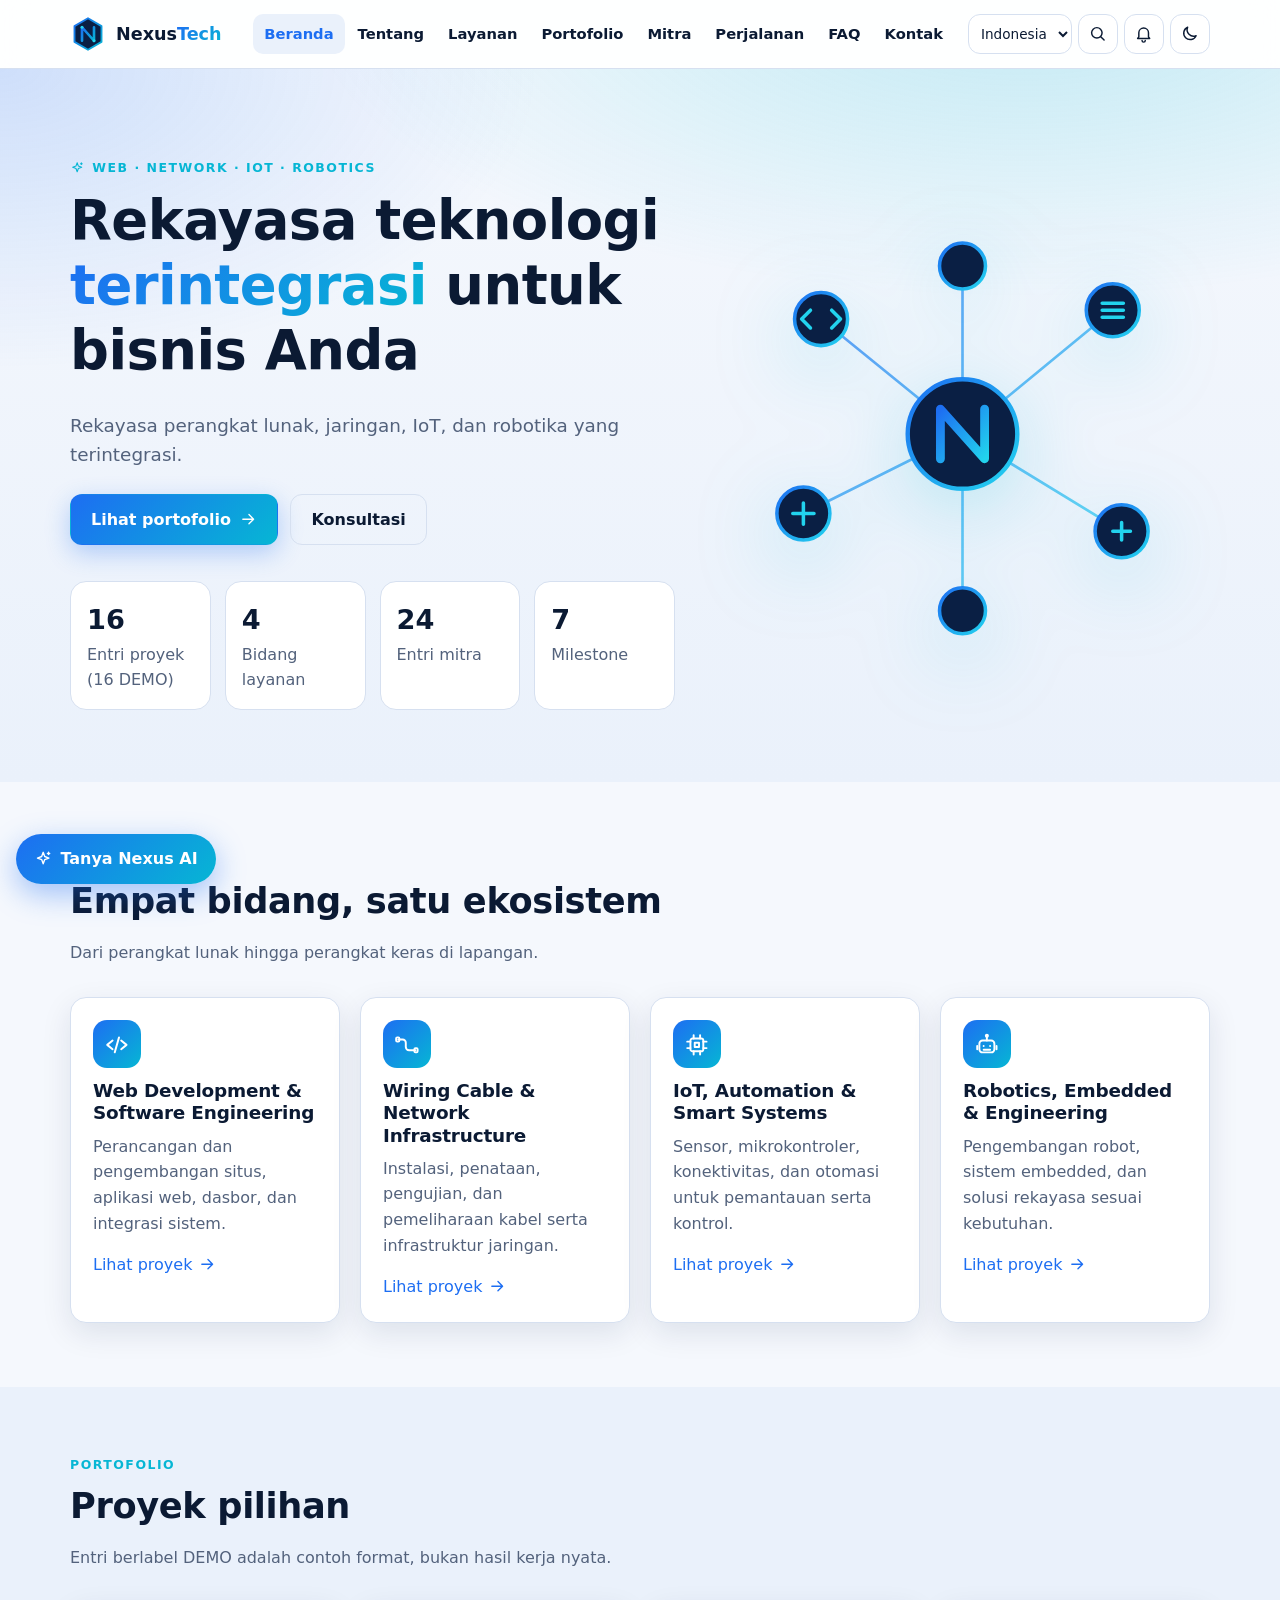
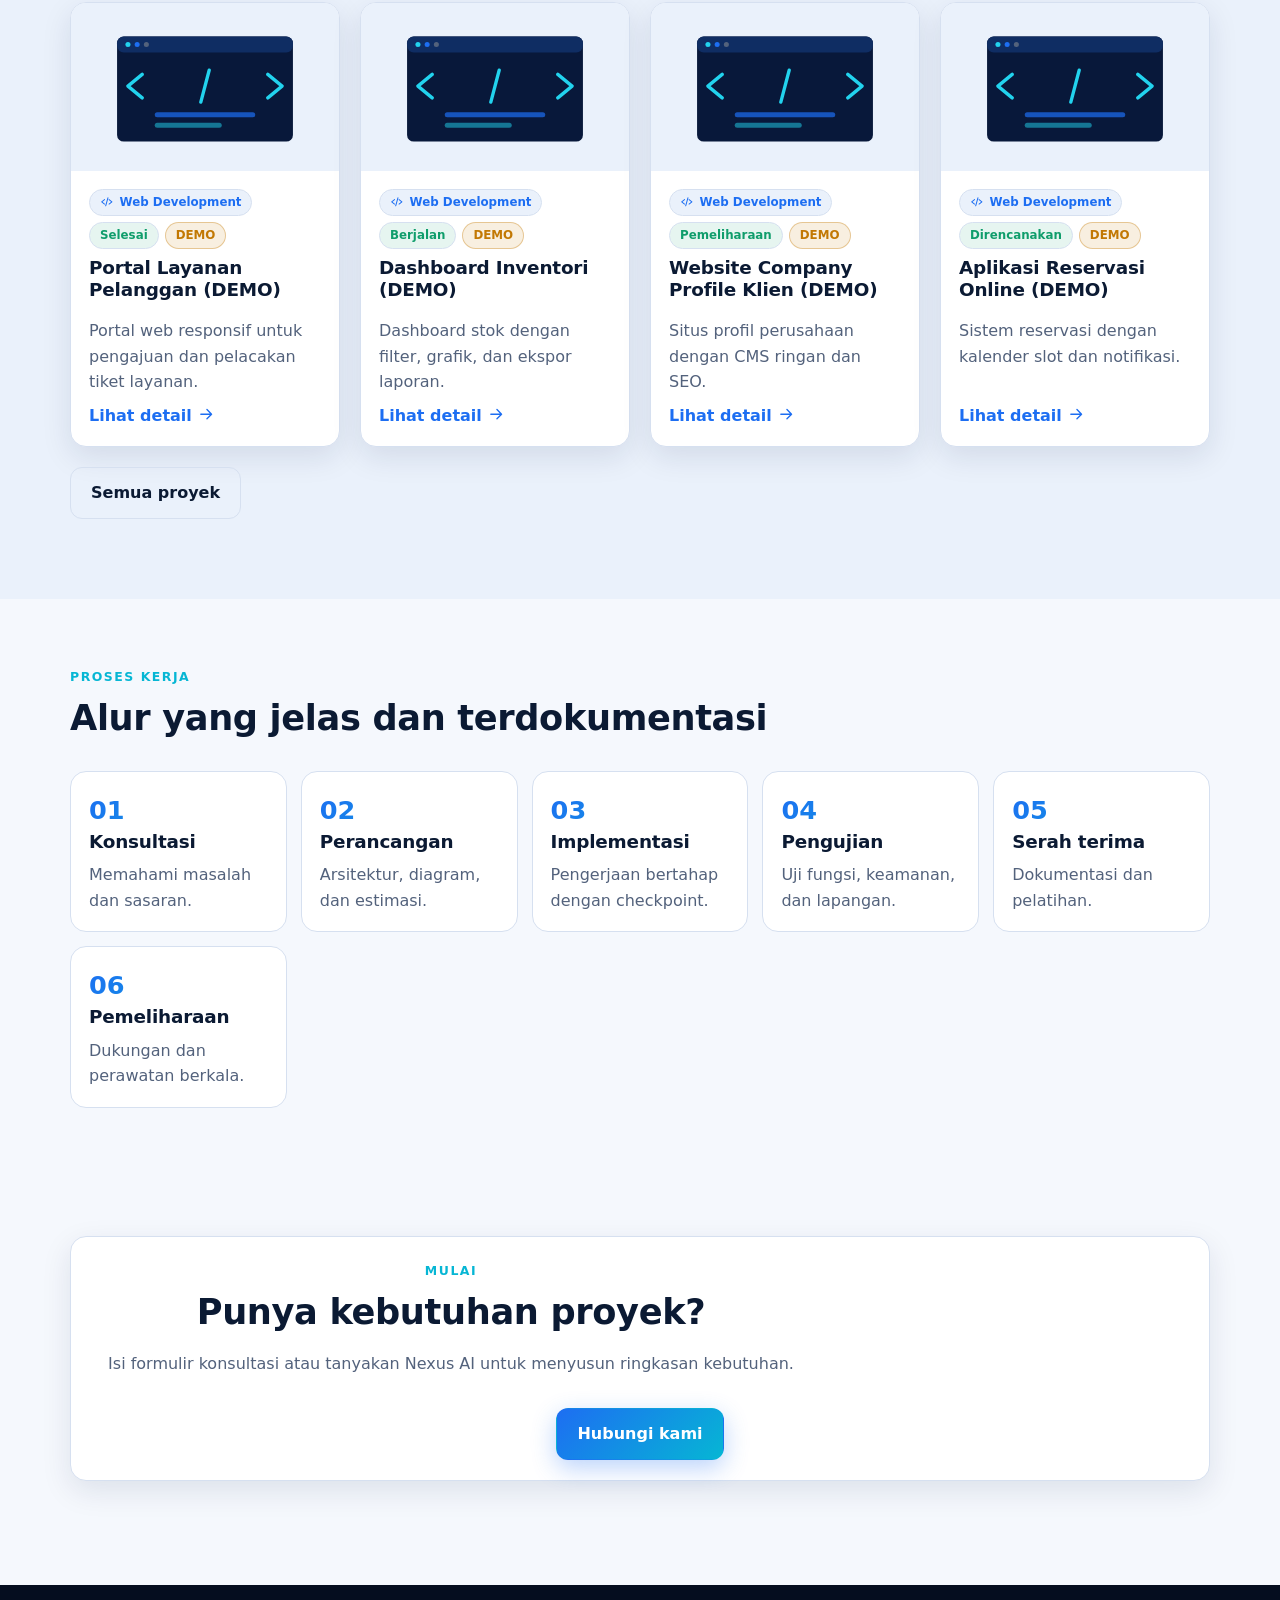
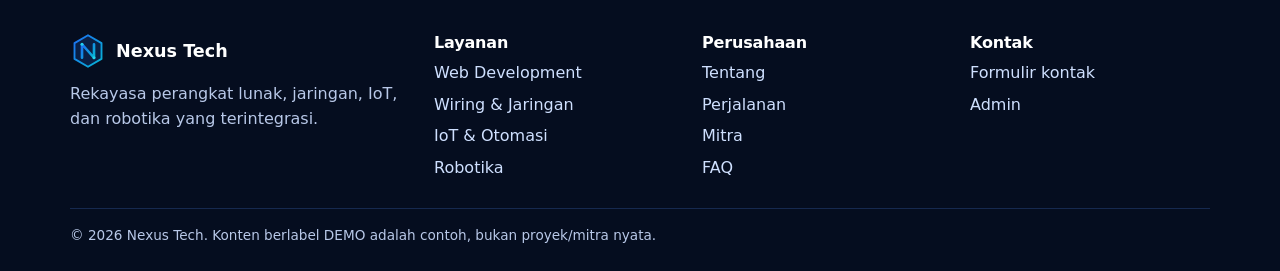
<file: index.html>
<!doctype html>
<html lang="id">
<head>
<meta charset="utf-8">
<meta name="viewport" content="width=device-width,initial-scale=1">
<title>Nexus Tech — Web, Network, IoT & Robotics</title>
<meta name="description" content="Nexus Tech: web development, wiring cable & jaringan, IoT, dan robotika.">
<meta property="og:title" content="Nexus Tech — Web, Network, IoT & Robotics">
<meta property="og:description" content="Web development, wiring cable & jaringan, IoT, dan robotika.">
<meta property="og:type" content="website">
<meta name="theme-color" content="#0a1f44">
<link rel="icon" href="assets/icons/logo.svg" type="image/svg+xml">
<link rel="stylesheet" href="assets/css/style.css">
</head>
<body data-page="home">
<div id="site-header"></div>
<main id="main"><div id="app"><noscript><p class="container">Situs ini membutuhkan JavaScript.</p></noscript></div></main>
<div id="site-footer"></div>
<script src="assets/js/icons.js"></script>
<script src="assets/js/store.js"></script>
<script src="assets/js/app.js"></script>
<script src="assets/js/ai.js"></script>
<script src="assets/js/pages.js"></script>
</body>
</html>
</file>
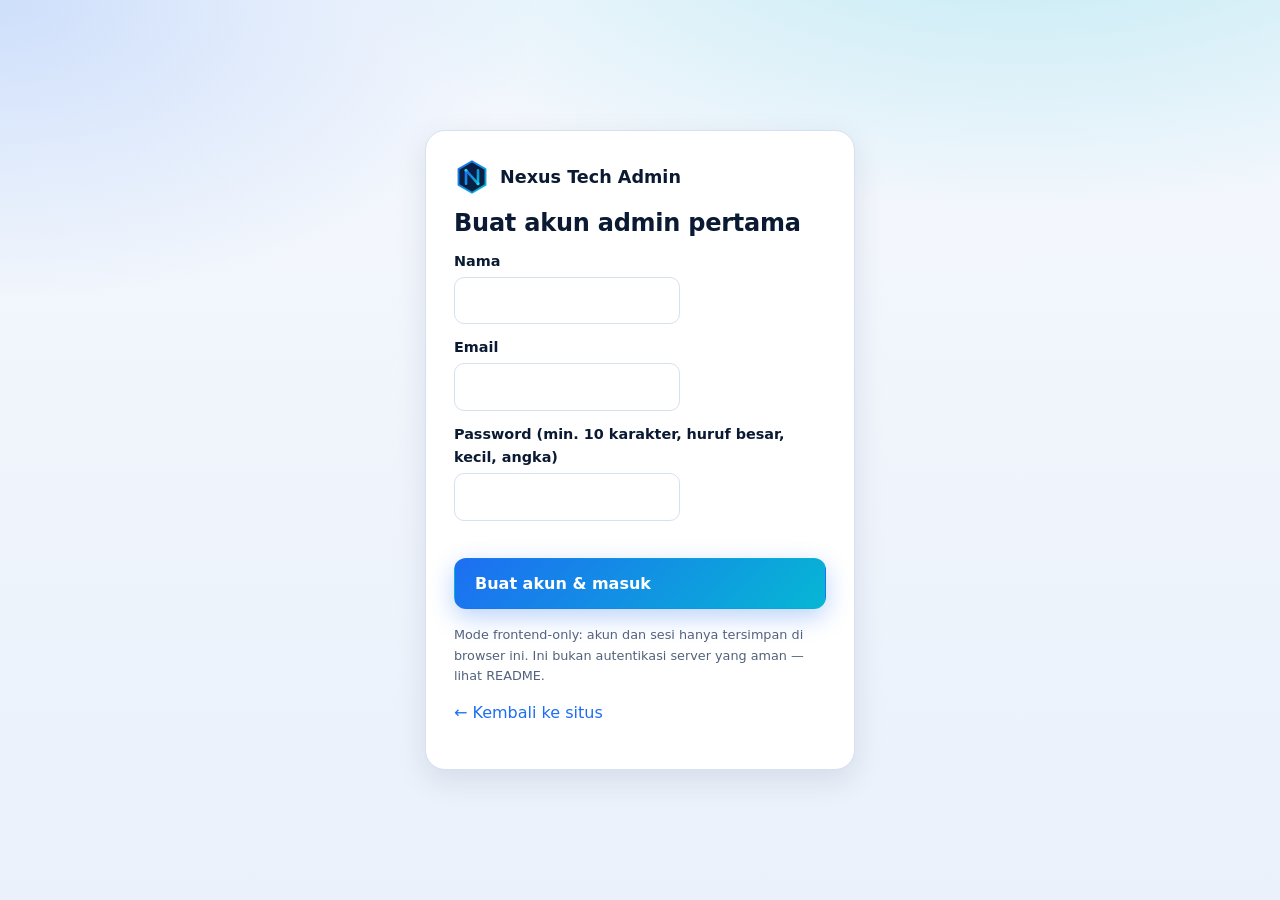
<file: admin.html>
<!doctype html>
<html lang="id">
<head>
<meta charset="utf-8">
<meta name="viewport" content="width=device-width,initial-scale=1">
<title>Admin — Nexus Tech</title>
<meta name="robots" content="noindex,nofollow">
<link rel="icon" href="assets/icons/logo.svg" type="image/svg+xml">
<link rel="stylesheet" href="assets/css/style.css">
<link rel="stylesheet" href="assets/css/admin.css">
</head>
<body class="admin">
<div class="adm">
  <aside class="adm-side" id="side" aria-label="Menu admin"></aside>
  <main class="adm-main" id="main">
    <div class="adm-top"><button class="icon-btn adm-menu" id="menuBtn" aria-label="Menu">&#9776;</button><h1 id="title">Dashboard</h1>
      <button class="icon-btn" id="themeBtn" aria-label="Ganti tema"></button><a class="btn btn-ghost btn-sm" href="index.html" target="_blank" rel="noopener">Lihat situs</a></div>
    <div id="view"></div>
  </main>
</div>
<script src="assets/js/icons.js"></script>
<script src="assets/js/store.js"></script>
<script src="assets/js/app.js"></script>
<script src="assets/js/admin.js"></script>
</body>
</html>
</file>
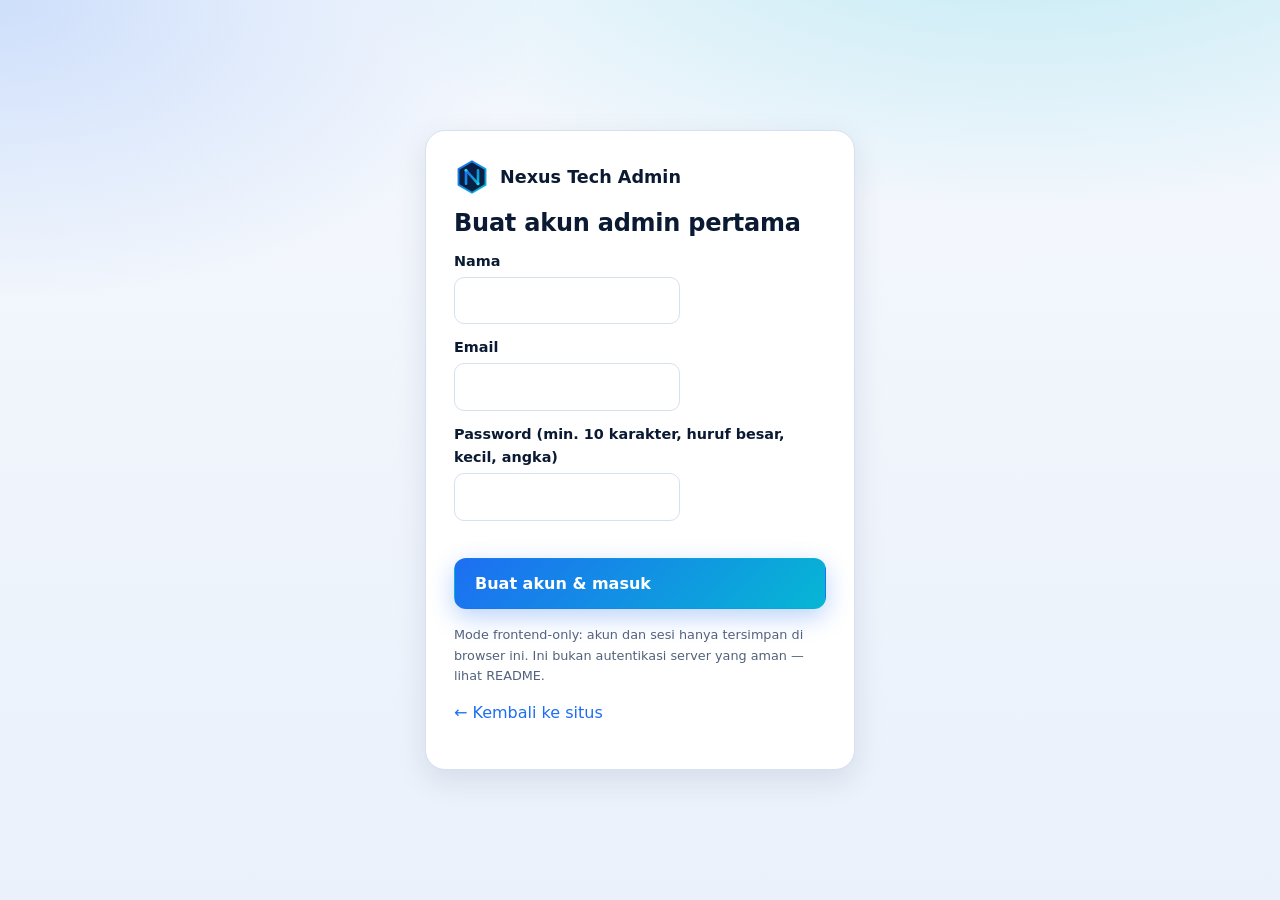
<file: login.html>
<!doctype html>
<html lang="id">
<head>
<meta charset="utf-8">
<meta name="viewport" content="width=device-width,initial-scale=1">
<title>Login Admin — Nexus Tech</title>
<meta name="robots" content="noindex,nofollow">
<link rel="icon" href="assets/icons/logo.svg" type="image/svg+xml">
<link rel="stylesheet" href="assets/css/style.css">
<link rel="stylesheet" href="assets/css/admin.css">
</head>
<body class="admin">
<main class="login-wrap"><div class="login-card">
<div class="brand" style="margin-bottom:14px"><img src="assets/icons/logo.svg" alt="" width="36" height="36"> Nexus Tech Admin</div>
<div id="box"></div>
<p class="muted" style="font-size:.8rem;margin-top:16px">Mode frontend-only: akun dan sesi hanya tersimpan di browser ini. Ini bukan autentikasi server yang aman — lihat README.</p>
<p><a href="index.html">← Kembali ke situs</a></p>
</div></main>
<script src="assets/js/icons.js"></script>
<script src="assets/js/store.js"></script>
<script src="assets/js/login.js"></script>
</body>
</html>
</file>
<file: assets/css/style.css>
/* Nexus Tech — style dasar (publik + komponen bersama) */
:root{
  --navy-900:#050d1f;--navy-800:#0a1f44;--navy-700:#0f2d63;
  --blue:#1d6ef2;--blue-600:#1557c9;--cyan:#06b6d4;--cyan-300:#22d3ee;
  --bg:#f5f8fd;--surface:#ffffff;--surface-2:#eaf1fb;--text:#0b1a33;--muted:#53627c;
  --border:#d6e0f0;--shadow:0 10px 30px rgba(10,31,68,.10);--glow:0 0 0 1px rgba(6,182,212,.25),0 12px 40px rgba(29,110,242,.18);
  --radius:16px;--maxw:1180px;--ok:#0f9d6b;--warn:#c27803;--danger:#d1344a;
  --grad:linear-gradient(135deg,#1d6ef2 0%,#06b6d4 100%);
  --hero-bg:radial-gradient(1200px 500px at 80% -10%,rgba(6,182,212,.22),transparent 60%),radial-gradient(900px 500px at 0% 0%,rgba(29,110,242,.18),transparent 60%),linear-gradient(180deg,#f5f8fd,#eaf1fb);
}
:root[data-theme="dark"]{
  --bg:#050d1f;--surface:#0b1a36;--surface-2:#0f2447;--text:#e8f0ff;--muted:#9db0d3;
  --border:#1d3260;--shadow:0 10px 30px rgba(0,0,0,.45);--glow:0 0 0 1px rgba(34,211,238,.3),0 12px 40px rgba(6,182,212,.12);
  --hero-bg:radial-gradient(1200px 500px at 80% -10%,rgba(6,182,212,.20),transparent 60%),radial-gradient(900px 500px at 0% 0%,rgba(29,110,242,.28),transparent 60%),linear-gradient(180deg,#050d1f,#08183a);
}
*{box-sizing:border-box}
html{scroll-behavior:smooth}
body{margin:0;font-family:Inter,"Segoe UI",system-ui,-apple-system,Roboto,Arial,sans-serif;background:var(--bg);color:var(--text);line-height:1.6;-webkit-font-smoothing:antialiased}
img,svg{max-width:100%}
a{color:var(--blue);text-decoration:none}
a:hover{text-decoration:underline}
:focus-visible{outline:3px solid var(--cyan);outline-offset:2px;border-radius:6px}
.skip{position:absolute;left:-999px;top:8px;background:var(--blue);color:#fff;padding:8px 14px;border-radius:8px;z-index:200}
.skip:focus{left:8px}
.sr-only{position:absolute;width:1px;height:1px;overflow:hidden;clip:rect(0 0 0 0);white-space:nowrap}
.ic{width:1.15em;height:1.15em;flex:none;vertical-align:-.2em}
.container{max-width:var(--maxw);margin:0 auto;padding:0 20px}
section{padding:64px 0}
h1,h2,h3{line-height:1.2;margin:0 0 .5em;letter-spacing:-.01em}
h1{font-size:clamp(2rem,5vw,3.4rem)}h2{font-size:clamp(1.5rem,3.2vw,2.2rem)}h3{font-size:1.15rem}
p{margin:0 0 1em}
.muted{color:var(--muted)}
.eyebrow{display:inline-flex;gap:8px;align-items:center;font-size:.78rem;font-weight:700;letter-spacing:.12em;text-transform:uppercase;color:var(--cyan);margin-bottom:10px}
.grad-text{background:var(--grad);-webkit-background-clip:text;background-clip:text;color:transparent}
.section-head{max-width:720px;margin-bottom:32px}

/* Header */
.site-header{position:sticky;top:0;z-index:100;background:color-mix(in srgb,var(--surface) 88%,transparent);backdrop-filter:blur(14px);border-bottom:1px solid var(--border)}
.nav{display:flex;align-items:center;gap:14px;min-height:68px}
.brand{display:flex;align-items:center;gap:10px;font-weight:800;color:var(--text);font-size:1.1rem}
.brand:hover{text-decoration:none}
.brand img{width:36px;height:36px}
.nav-links{display:flex;gap:2px;margin-left:auto;align-items:center}
.nav-links a{color:var(--text);padding:8px 11px;border-radius:10px;font-size:.92rem;font-weight:600}
.nav-links a:hover,.nav-links a[aria-current="page"]{background:var(--surface-2);text-decoration:none;color:var(--blue)}
.nav-tools{display:flex;gap:6px;align-items:center}
.icon-btn{display:inline-grid;place-items:center;width:40px;height:40px;border-radius:12px;border:1px solid var(--border);background:var(--surface);color:var(--text);cursor:pointer;position:relative;font-size:1.05rem}
.icon-btn:hover{border-color:var(--cyan);color:var(--cyan)}
.badge-dot{position:absolute;top:-4px;right:-4px;min-width:18px;height:18px;border-radius:9px;background:var(--danger);color:#fff;font-size:.68rem;display:grid;place-items:center;padding:0 4px;font-weight:700}
.menu-btn{display:none}
.lang-select{height:40px;border-radius:12px;border:1px solid var(--border);background:var(--surface);color:var(--text);padding:0 8px;font:inherit;font-size:.85rem}
@media (max-width:980px){
  .menu-btn{display:inline-grid}
  .nav-links{position:fixed;inset:68px 0 auto 0;background:var(--surface);flex-direction:column;align-items:stretch;padding:12px 20px 20px;border-bottom:1px solid var(--border);box-shadow:var(--shadow);transform:translateY(-130%);transition:transform .3s;margin:0;max-height:calc(100vh - 68px);overflow:auto}
  .nav-links.open{transform:none}
  .nav-links a{padding:12px}
  .nav{justify-content:space-between}
  .nav-tools{margin-left:auto}
}

/* Buttons */
.btn{display:inline-flex;align-items:center;gap:8px;padding:12px 20px;border-radius:12px;font-weight:700;border:1px solid transparent;cursor:pointer;font:inherit;font-weight:700;transition:transform .2s,box-shadow .2s,background .2s;text-decoration:none!important}
.btn:hover{transform:translateY(-2px)}
.btn-primary{background:var(--grad);color:#fff;box-shadow:0 8px 24px rgba(29,110,242,.3)}
.btn-ghost{background:transparent;border-color:var(--border);color:var(--text)}
.btn-ghost:hover{border-color:var(--cyan);color:var(--cyan)}
.btn-danger{background:var(--danger);color:#fff}
.btn-sm{padding:8px 14px;font-size:.88rem;border-radius:10px}
.btn[disabled],.btn[aria-disabled="true"]{opacity:.5;cursor:not-allowed;transform:none}

/* Hero */
.hero{background:var(--hero-bg);padding:88px 0 72px;position:relative;overflow:hidden}
.hero-grid{display:grid;grid-template-columns:1.1fr .9fr;gap:40px;align-items:center}
.hero p.lead{font-size:1.15rem;color:var(--muted);max-width:560px}
.hero-actions{display:flex;gap:12px;flex-wrap:wrap;margin-top:24px}
.hero-art{filter:drop-shadow(0 20px 40px rgba(6,182,212,.25));animation:float 7s ease-in-out infinite}
@keyframes float{50%{transform:translateY(-10px)}}
@media (max-width:860px){.hero-grid{grid-template-columns:1fr}.hero{padding:56px 0 48px}}
.stats{display:grid;grid-template-columns:repeat(auto-fit,minmax(150px,1fr));gap:14px;margin-top:36px}
.stat{background:var(--surface);border:1px solid var(--border);border-radius:var(--radius);padding:16px}
.stat b{font-size:1.7rem;display:block}

/* Cards */
.grid{display:grid;gap:20px;grid-template-columns:repeat(auto-fill,minmax(260px,1fr))}
.card{background:var(--surface);border:1px solid var(--border);border-radius:var(--radius);overflow:hidden;box-shadow:var(--shadow);transition:transform .25s,box-shadow .25s,border-color .25s;display:flex;flex-direction:column}
.card:hover{transform:translateY(-4px);box-shadow:var(--glow);border-color:var(--cyan)}
.card-body{padding:18px;display:flex;flex-direction:column;gap:8px;flex:1}
.card-media{aspect-ratio:16/10;background:var(--surface-2);display:block;width:100%;object-fit:cover}
.card-link{color:inherit;display:flex;flex-direction:column;height:100%;text-decoration:none!important;background:none;border:0;padding:0;text-align:left;font:inherit;cursor:pointer}
.chip{display:inline-flex;align-items:center;gap:6px;font-size:.74rem;font-weight:700;padding:3px 10px;border-radius:999px;background:var(--surface-2);color:var(--blue);border:1px solid var(--border)}
.chip.demo{background:rgba(194,120,3,.12);color:var(--warn);border-color:rgba(194,120,3,.35)}
.chip.ok{color:var(--ok);background:rgba(15,157,107,.1)}
.chip-row{display:flex;gap:6px;flex-wrap:wrap}
.svc{padding:22px}
.svc .ico{width:48px;height:48px;border-radius:14px;display:grid;place-items:center;background:var(--grad);color:#fff;font-size:1.4rem;margin-bottom:12px}

/* Toolbar */
.toolbar{display:flex;gap:10px;flex-wrap:wrap;margin-bottom:22px;align-items:center}
.field,.toolbar input,.toolbar select,input,select,textarea{font:inherit;color:var(--text);background:var(--surface);border:1px solid var(--border);border-radius:10px;padding:10px 12px;max-width:100%}
textarea{width:100%;min-height:110px;resize:vertical}
input:focus,select:focus,textarea:focus{border-color:var(--cyan);outline:none;box-shadow:0 0 0 3px rgba(6,182,212,.25)}
.toolbar .grow{flex:1;min-width:200px}
.pills{display:flex;gap:8px;flex-wrap:wrap}
.pill{padding:8px 14px;border-radius:999px;border:1px solid var(--border);background:var(--surface);cursor:pointer;font:inherit;font-size:.88rem;font-weight:600;color:var(--text)}
.pill[aria-pressed="true"]{background:var(--grad);color:#fff;border-color:transparent}

/* Forms */
.form-grid{display:grid;gap:14px;grid-template-columns:1fr 1fr}
.form-grid .full{grid-column:1/-1}
@media (max-width:640px){.form-grid{grid-template-columns:1fr}}
label{font-weight:600;font-size:.9rem;display:block;margin-bottom:4px}
.err{color:var(--danger);font-size:.82rem;min-height:1em}
.notice{border:1px solid var(--border);border-left:4px solid var(--cyan);background:var(--surface);border-radius:10px;padding:12px 14px;font-size:.9rem}
.notice.warn{border-left-color:var(--warn)}

/* Modal */
.modal-back{position:fixed;inset:0;background:rgba(3,10,25,.65);backdrop-filter:blur(4px);z-index:300;display:none;align-items:flex-start;justify-content:center;padding:4vh 14px;overflow:auto}
.modal-back.open{display:flex}
.modal{background:var(--surface);border:1px solid var(--border);border-radius:20px;width:min(760px,100%);box-shadow:var(--shadow);animation:pop .25s}
@keyframes pop{from{transform:translateY(12px);opacity:0}}
.modal-head{display:flex;align-items:center;gap:12px;padding:18px 20px;border-bottom:1px solid var(--border)}
.modal-head h2{margin:0;font-size:1.25rem;flex:1}
.modal-body{padding:20px}
.dl{display:grid;grid-template-columns:150px 1fr;gap:8px 14px;margin:0}
.dl dt{font-weight:700;color:var(--muted)}.dl dd{margin:0}
@media (max-width:560px){.dl{grid-template-columns:1fr}.dl dt{margin-top:6px}}

/* Timeline */
.timeline{position:relative;margin:20px 0;padding:0;list-style:none}
.timeline::before{content:"";position:absolute;left:19px;top:0;bottom:0;width:3px;background:var(--grad);border-radius:3px}
.tl-item{position:relative;padding:0 0 28px 56px}
.tl-dot{position:absolute;left:0;top:0;width:40px;height:40px;border-radius:50%;background:var(--surface);border:3px solid var(--cyan);display:grid;place-items:center;color:var(--cyan)}
.tl-card{background:var(--surface);border:1px solid var(--border);border-radius:var(--radius);padding:16px;box-shadow:var(--shadow)}
.tl-card img{width:100%;max-height:150px;object-fit:cover;border-radius:10px;margin-bottom:10px}
.tl-date{font-weight:800;color:var(--blue);font-size:.9rem}
@media (min-width:900px){
  .timeline::before{left:50%;transform:translateX(-50%)}
  .tl-item{width:50%;padding:0 44px 32px 0}
  .tl-item .tl-dot{left:auto;right:-20px}
  .tl-item:nth-child(even){margin-left:50%;padding:0 0 32px 44px}
  .tl-item:nth-child(even) .tl-dot{right:auto;left:-20px}
}

/* FAQ */
details.faq{background:var(--surface);border:1px solid var(--border);border-radius:12px;padding:14px 16px;margin-bottom:10px}
details.faq summary{cursor:pointer;font-weight:700;list-style:none;display:flex;justify-content:space-between;gap:10px}
details.faq summary::-webkit-details-marker{display:none}
details.faq[open] summary .ic{transform:rotate(180deg)}
details.faq p{margin:10px 0 0;color:var(--muted)}

/* Steps */
.steps{counter-reset:s;display:grid;gap:14px;grid-template-columns:repeat(auto-fit,minmax(210px,1fr))}
.step{counter-increment:s;padding:18px;background:var(--surface);border:1px solid var(--border);border-radius:var(--radius)}
.step::before{content:counter(s,decimal-leading-zero);font-weight:800;font-size:1.6rem;background:var(--grad);-webkit-background-clip:text;background-clip:text;color:transparent;display:block}

/* Comments */
.comments{display:grid;gap:12px;margin-top:16px}
.comment{background:var(--surface-2);border-radius:12px;padding:12px 14px}
.comment .meta{font-size:.8rem;color:var(--muted);display:flex;gap:10px;flex-wrap:wrap;align-items:center}
.comment .replies{margin:10px 0 0 16px;display:grid;gap:8px;border-left:2px solid var(--border);padding-left:12px}
.linklike{background:none;border:0;color:var(--blue);cursor:pointer;font:inherit;font-size:.82rem;padding:0}

/* Footer */
.site-footer{background:var(--navy-900);color:#b8c8e8;padding:48px 0 24px;margin-top:40px}
.site-footer a{color:#cfe0ff}
.foot-grid{display:grid;gap:28px;grid-template-columns:1.4fr 1fr 1fr 1fr}
@media (max-width:760px){.foot-grid{grid-template-columns:1fr 1fr}}
.site-footer h3{color:#fff;font-size:1rem}
.site-footer ul{list-style:none;padding:0;margin:0;display:grid;gap:6px}
.copy{border-top:1px solid #16294f;margin-top:28px;padding-top:16px;font-size:.85rem}

/* Toasts / search overlay */
.toasts{position:fixed;right:16px;bottom:16px;display:grid;gap:8px;z-index:500}
.toast{background:var(--navy-800);color:#fff;padding:12px 16px;border-radius:12px;border-left:4px solid var(--cyan);box-shadow:var(--shadow);animation:pop .25s;max-width:340px}
.toast.err{border-left-color:var(--danger)}
.search-panel{width:min(640px,100%)}
.search-panel input{width:100%;font-size:1.05rem;padding:14px}
.results{display:grid;gap:6px;margin-top:14px;max-height:55vh;overflow:auto}
.result{display:flex;gap:10px;align-items:center;padding:10px 12px;border-radius:10px;color:var(--text);border:1px solid var(--border)}
.result:hover{background:var(--surface-2);text-decoration:none}
.notif-list{display:grid;gap:8px}
.notif-list .n{padding:10px 12px;border:1px solid var(--border);border-radius:10px;font-size:.9rem}

/* Nexus AI widget */
.ai-fab{position:fixed;left:16px;bottom:16px;z-index:250;display:flex;align-items:center;gap:8px;padding:12px 18px;border-radius:999px;border:0;background:var(--grad);color:#fff;font:inherit;font-weight:700;cursor:pointer;box-shadow:0 10px 30px rgba(29,110,242,.4)}
.ai-panel{position:fixed;left:16px;bottom:78px;width:min(400px,calc(100vw - 32px));height:min(580px,calc(100vh - 110px));background:var(--surface);border:1px solid var(--border);border-radius:20px;box-shadow:var(--shadow);z-index:260;display:none;flex-direction:column;overflow:hidden}
.ai-panel.open{display:flex}
.ai-head{background:var(--navy-800);color:#fff;padding:12px 14px;display:flex;gap:10px;align-items:center}
.ai-head strong{flex:1}
.ai-head select{background:#0f2d63;color:#fff;border-color:#1d3a78;padding:4px 6px;font-size:.8rem;max-width:130px}
.ai-voice{padding:8px 12px;border-bottom:1px solid var(--border);display:flex;gap:8px;flex-wrap:wrap;align-items:center;font-size:.78rem}
.ai-voice select,.ai-voice input[type=range]{font-size:.78rem;padding:4px;max-width:150px}
.ai-log{flex:1;overflow:auto;padding:12px;display:flex;flex-direction:column;gap:10px}
.msg{max-width:88%;padding:10px 12px;border-radius:14px;font-size:.92rem;white-space:pre-wrap}
.msg.bot{background:var(--surface-2);align-self:flex-start}
.msg.me{background:var(--blue);color:#fff;align-self:flex-end}
.msg a{font-weight:700}
.quick{display:flex;gap:6px;flex-wrap:wrap;padding:0 12px 8px}
.ai-form{display:flex;gap:6px;padding:10px;border-top:1px solid var(--border)}
.ai-form input{flex:1;min-width:0}
[dir="rtl"] .timeline::before{left:auto;right:19px}

/* Breadcrumb / detail */
.crumbs{font-size:.88rem;color:var(--muted);margin-bottom:14px}
.detail-hero{display:grid;gap:24px;grid-template-columns:1.2fr .8fr;align-items:start}
@media (max-width:860px){.detail-hero{grid-template-columns:1fr}}
.panel{background:var(--surface);border:1px solid var(--border);border-radius:var(--radius);padding:20px;box-shadow:var(--shadow)}
.panel h3{display:flex;gap:8px;align-items:center}
.gallery{display:grid;gap:12px;grid-template-columns:repeat(auto-fill,minmax(200px,1fr))}
.gallery figure{margin:0;border:1px solid var(--border);border-radius:12px;overflow:hidden;background:var(--surface-2)}
.gallery img{width:100%;aspect-ratio:4/3;object-fit:cover;display:block}
.gallery figcaption{padding:8px 10px;font-size:.82rem;color:var(--muted)}
ul.tick{list-style:none;padding:0;margin:0;display:grid;gap:6px}
ul.tick li{display:flex;gap:8px}
ul.tick .ic{color:var(--cyan);margin-top:.3em}
.empty{text-align:center;padding:40px 16px;border:2px dashed var(--border);border-radius:var(--radius);color:var(--muted)}
@media (prefers-reduced-motion:reduce){*{animation:none!important;transition:none!important;scroll-behavior:auto!important}}
@media print{.site-header,.ai-fab,.ai-panel,.site-footer{display:none}}

/* Mobile header fit */
@media (max-width:560px){
  .nav{gap:6px}.nav-tools{gap:4px}
  .brand span{display:none}
  .lang-select{max-width:76px;padding:0 4px}
  .icon-btn{width:36px;height:36px}
  .hero-actions .btn{flex:1 1 100%;justify-content:center}
}
.badge-dot[hidden]{display:none}
.stats{grid-template-columns:repeat(auto-fit,minmax(120px,1fr))}
</file>
<file: assets/css/admin.css>
/* Nexus Tech — Admin Dashboard */
body.admin{background:var(--bg)}
.adm{display:grid;grid-template-columns:250px 1fr;min-height:100vh}
.adm-side{background:var(--navy-900);color:#cfe0ff;padding:16px 12px;position:sticky;top:0;height:100vh;overflow:auto;display:flex;flex-direction:column;gap:4px}
.adm-side .brand{color:#fff;padding:6px 8px 14px}
.adm-side button.nav-i{display:flex;gap:10px;align-items:center;width:100%;background:none;border:0;color:#b8c8e8;font:inherit;font-weight:600;padding:10px 12px;border-radius:10px;cursor:pointer;text-align:left}
.adm-side button.nav-i:hover{background:#0f2447;color:#fff}
.adm-side button.nav-i[aria-current="true"]{background:var(--grad);color:#fff}
.adm-side .grp{font-size:.7rem;letter-spacing:.12em;text-transform:uppercase;color:#6f86b5;margin:12px 10px 4px}
.adm-main{padding:20px 24px 60px;min-width:0}
.adm-top{display:flex;gap:10px;align-items:center;margin-bottom:18px;flex-wrap:wrap}
.adm-top h1{font-size:1.5rem;margin:0;flex:1}
.adm-menu{display:none}
@media (max-width:900px){
  .adm{grid-template-columns:1fr}
  .adm-side{position:fixed;inset:0 auto 0 0;width:260px;z-index:400;transform:translateX(-105%);transition:transform .3s}
  .adm-side.open{transform:none}
  .adm-menu{display:inline-grid}
  .adm-main{padding:16px}
}
.kpis{display:grid;gap:14px;grid-template-columns:repeat(auto-fit,minmax(170px,1fr));margin-bottom:22px}
.kpi{background:var(--surface);border:1px solid var(--border);border-radius:14px;padding:16px}
.kpi b{font-size:1.8rem;display:block}
.tbl-wrap{overflow:auto;border:1px solid var(--border);border-radius:14px;background:var(--surface)}
table.tbl{border-collapse:collapse;width:100%;min-width:640px}
.tbl th,.tbl td{padding:10px 12px;text-align:left;border-bottom:1px solid var(--border);font-size:.9rem;vertical-align:top}
.tbl th{background:var(--surface-2);font-size:.78rem;text-transform:uppercase;letter-spacing:.06em;color:var(--muted)}
.tbl tr:last-child td{border-bottom:0}
.row-actions{display:flex;gap:6px;flex-wrap:wrap}
.pager{display:flex;gap:8px;align-items:center;justify-content:flex-end;margin-top:10px}
.login-wrap{min-height:100vh;display:grid;place-items:center;padding:20px;background:var(--hero-bg)}
.login-card{width:min(430px,100%);background:var(--surface);border:1px solid var(--border);border-radius:20px;padding:28px;box-shadow:var(--shadow)}
.bar{height:10px;background:var(--surface-2);border-radius:6px;overflow:hidden}
.bar i{display:block;height:100%;background:var(--grad)}
.stack{display:grid;gap:12px}
.inline{display:flex;gap:8px;flex-wrap:wrap;align-items:center}
.kv{display:grid;grid-template-columns:130px 1fr;gap:6px 12px}
</file>
